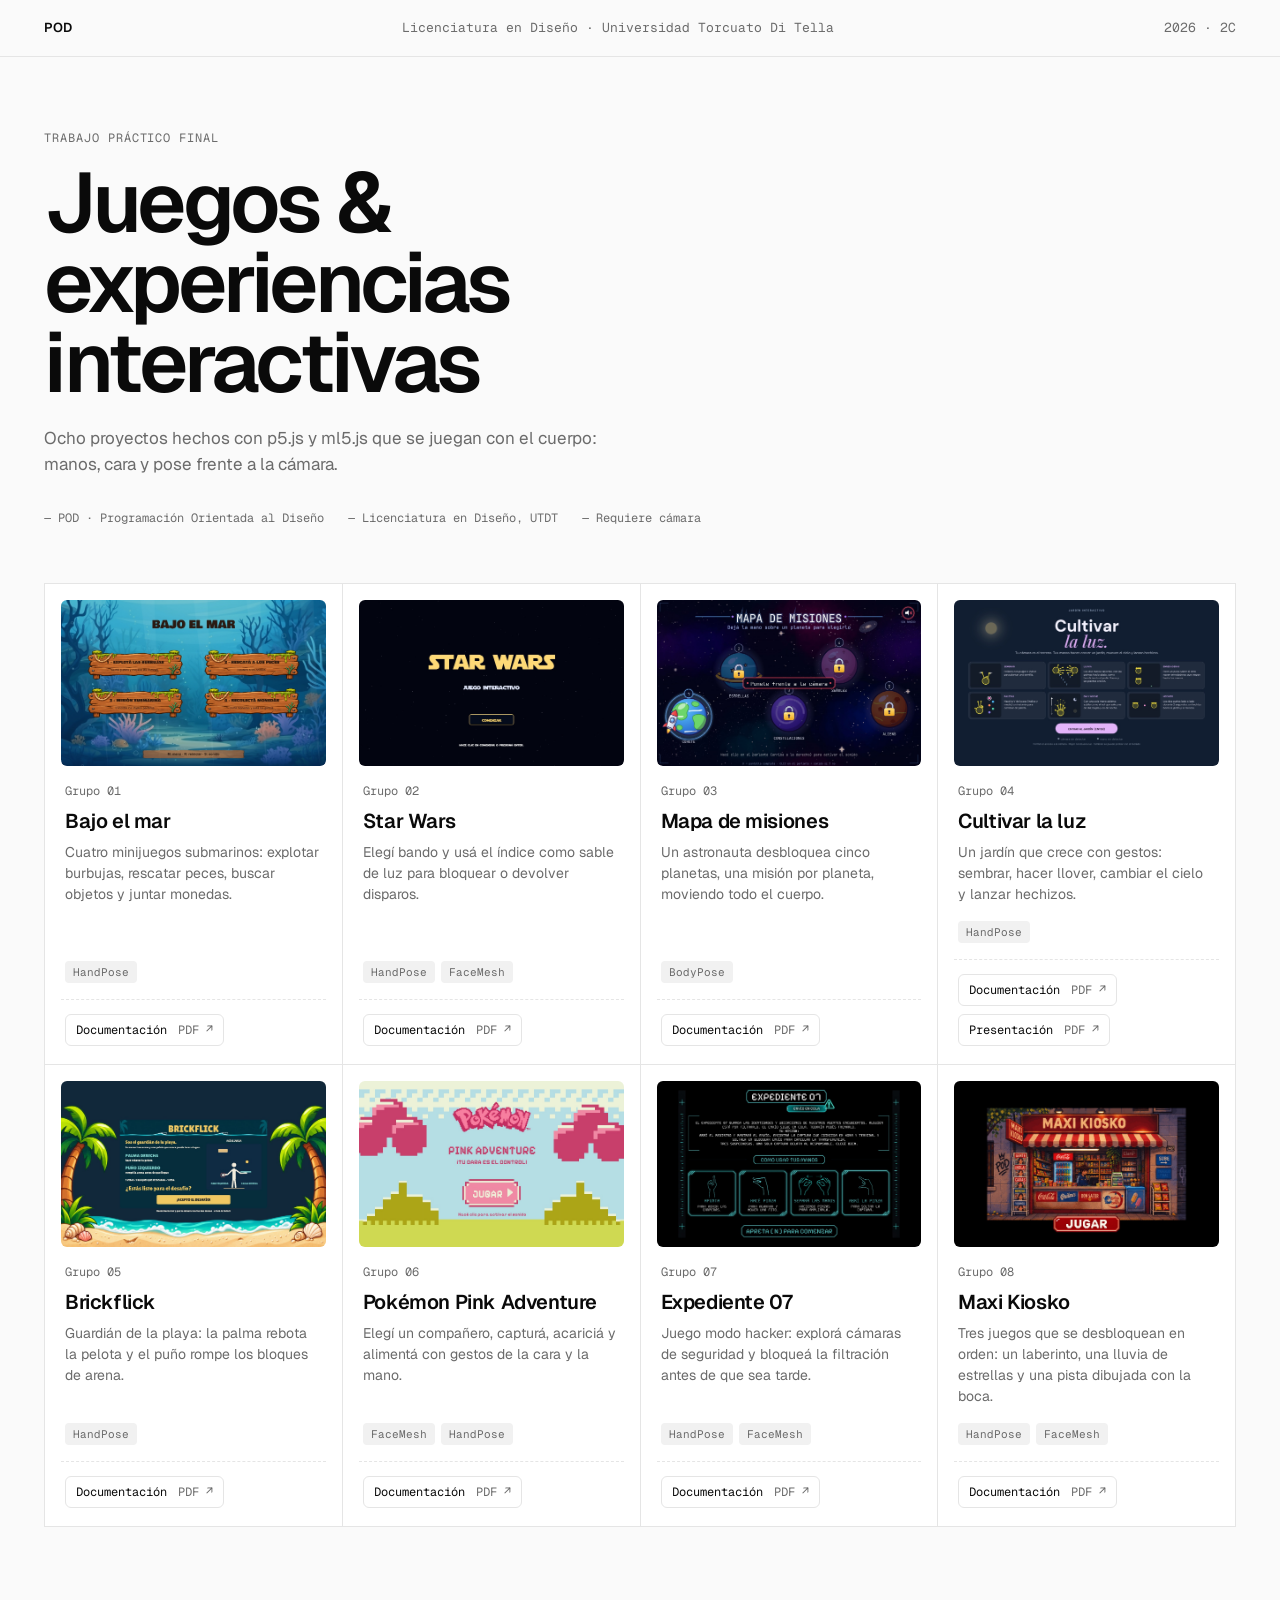
<file: index.html>
<!doctype html>
<html lang="es">
<head>
  <meta charset="utf-8" />
  <meta name="viewport" content="width=device-width, initial-scale=1" />
  <title>POD · TP Final 2026</title>
  <meta name="description" content="Galería de trabajos finales de POD — Licenciatura en Diseño, Universidad Torcuato Di Tella." />
  <link rel="preconnect" href="https://fonts.googleapis.com" />
  <link rel="preconnect" href="https://fonts.gstatic.com" crossorigin />
  <link href="https://fonts.googleapis.com/css2?family=Geist:wght@400;500;600&family=Geist+Mono:wght@400;500&display=swap" rel="stylesheet" />
  <style>
    :root {
      --bg: #fafafa;
      --fg: #0a0a0a;
      --muted: #6b6b6b;
      --line: #e5e5e5;
      --card: #ffffff;
      --chip: #f1f1f1;
    }
    @media (prefers-color-scheme: dark) {
      :root {
        --bg: #0a0a0a;
        --fg: #ededed;
        --muted: #8f8f8f;
        --line: #232323;
        --card: #111111;
        --chip: #1c1c1c;
      }
    }
    * { box-sizing: border-box; margin: 0; padding: 0; }
    body {
      background: var(--bg);
      color: var(--fg);
      font-family: "Geist", system-ui, sans-serif;
      -webkit-font-smoothing: antialiased;
      line-height: 1.5;
    }
    .mono { font-family: "Geist Mono", ui-monospace, monospace; }
    .wrap { max-width: 1240px; margin: 0 auto; padding: 0 24px; }

    header { border-bottom: 1px solid var(--line); }
    .top {
      display: flex; justify-content: space-between; align-items: center;
      height: 56px; font-size: 13px; color: var(--muted);
    }
    .top strong { color: var(--fg); font-weight: 600; letter-spacing: -0.01em; }

    .hero { padding: 72px 0 56px; }
    .eyebrow { font-size: 12px; text-transform: uppercase; letter-spacing: 0.08em; color: var(--muted); }
    h1 {
      font-size: clamp(40px, 7vw, 84px);
      font-weight: 600; letter-spacing: -0.045em; line-height: 0.95;
      margin: 16px 0 24px;
    }
    .lead { max-width: 560px; font-size: 17px; color: var(--muted); }
    .meta {
      display: flex; flex-wrap: wrap; gap: 8px 24px; margin-top: 32px;
      font-size: 12px; color: var(--muted);
    }
    .meta span::before { content: "— "; }

    .grid {
      display: grid; gap: 1px;
      grid-template-columns: repeat(2, 1fr);
      background: var(--line);
      border: 1px solid var(--line);
      margin-bottom: 80px;
    }
    .card {
      display: flex; flex-direction: column;
      background: var(--card); color: inherit; text-decoration: none;
      padding: 16px;
    }
    .thumb {
      position: relative; aspect-ratio: 16 / 10; overflow: hidden;
      background: #000; border-radius: 6px;
    }
    .thumb img {
      width: 100%; height: 100%; object-fit: cover; display: block;
      transition: transform 0.5s cubic-bezier(.2,.7,.2,1);
    }
    .main { display: flex; flex-direction: column; flex: 1; color: inherit; text-decoration: none; border-radius: 6px; }
    .main:focus-visible { outline: 2px solid var(--fg); outline-offset: 4px; }
    .main:hover .thumb img { transform: scale(1.035); }
    .docs { display: flex; flex-wrap: wrap; gap: 8px; padding: 14px 4px 2px; margin-top: 12px; border-top: 1px dashed var(--line); }
    .doc {
      font-size: 12px; color: var(--fg); text-decoration: none;
      padding: 6px 10px; border: 1px solid var(--line); border-radius: 6px;
      transition: background 0.15s, border-color 0.15s;
    }
    .doc span { color: var(--muted); margin-left: 4px; }
    .doc:hover { background: var(--chip); border-color: var(--muted); }
    .play {
      position: absolute; right: 10px; bottom: 10px;
      font-size: 12px; padding: 6px 10px; border-radius: 999px;
      background: rgba(0,0,0,0.72); color: #fff;
      backdrop-filter: blur(6px);
      opacity: 0; transform: translateY(4px);
      transition: opacity 0.2s, transform 0.2s;
    }
    .main:hover .play, .main:focus-visible .play { opacity: 1; transform: none; }

    .info { padding: 16px 4px 4px; display: flex; flex-direction: column; gap: 6px; flex: 1; }
    .group { font-size: 12px; color: var(--muted); }
    h2 { font-size: 20px; font-weight: 600; letter-spacing: -0.02em; }
    .desc { font-size: 14px; color: var(--muted); }
    .tags { display: flex; flex-wrap: wrap; gap: 6px; margin-top: auto; padding-top: 10px; }
    .tag { font-size: 11px; padding: 3px 8px; border-radius: 4px; background: var(--chip); color: var(--muted); }

    footer {
      border-top: 1px solid var(--line);
      padding: 24px 0 40px; font-size: 12px; color: var(--muted);
      display: flex; justify-content: space-between; flex-wrap: wrap; gap: 8px;
    }
    @media (min-width: 1100px) {
      .grid { grid-template-columns: repeat(4, 1fr); }
    }
    @media (max-width: 520px) {
      .wrap { padding: 0 16px; }
      .hero { padding: 48px 0 40px; }
      .grid { grid-template-columns: 1fr; }
      .top .hide-sm { display: none; }
    }
  </style>
</head>
<body>
  <header>
    <div class="wrap top">
      <strong>POD</strong>
      <span class="mono hide-sm">Licenciatura en Diseño · Universidad Torcuato Di Tella</span>
      <span class="mono">2026 · 2C</span>
    </div>
  </header>

  <main class="wrap">
    <section class="hero">
      <p class="eyebrow mono">Trabajo Práctico Final</p>
      <h1>Juegos &amp;<br />experiencias<br />interactivas</h1>
      <p class="lead">Ocho proyectos hechos con p5.js y ml5.js que se juegan con el cuerpo: manos, cara y pose frente a la cámara.</p>
      <div class="meta mono">
        <span>POD · Programación Orientada al Diseño</span>
        <span>Licenciatura en Diseño, UTDT</span>
        <span>Requiere cámara</span>
      </div>
    </section>

    <section class="grid" id="galeria" aria-label="Trabajos"></section>
  </main>

  <footer class="wrap mono">
    <span>POD — Licenciatura en Diseño — Universidad Torcuato Di Tella</span>
    <span>TP Final · 2.º cuatrimestre 2026</span>
  </footer>

  <script>
    const trabajos = [
      { dir: "grupo-01", docs: [{ label: "Documentación", href: "docs/grupo-01-documentacion.pdf" }], titulo: "Bajo el mar", desc: "Cuatro minijuegos submarinos: explotar burbujas, rescatar peces, buscar objetos y juntar monedas.", tags: ["HandPose"] },
      { dir: "grupo-02", docs: [{ label: "Documentación", href: "docs/grupo-02-documentacion.pdf" }], titulo: "Star Wars", desc: "Elegí bando y usá el índice como sable de luz para bloquear o devolver disparos.", tags: ["HandPose", "FaceMesh"] },
      { dir: "grupo-03", docs: [{ label: "Documentación", href: "docs/grupo-03-documentacion.pdf" }], titulo: "Mapa de misiones", desc: "Un astronauta desbloquea cinco planetas, una misión por planeta, moviendo todo el cuerpo.", tags: ["BodyPose"] },
      { dir: "grupo-04", docs: [{ label: "Documentación", href: "docs/grupo-04-documentacion.pdf" }, { label: "Presentación", href: "docs/grupo-04-presentacion.pdf" }], titulo: "Cultivar la luz", desc: "Un jardín que crece con gestos: sembrar, hacer llover, cambiar el cielo y lanzar hechizos.", tags: ["HandPose"] },
      { dir: "grupo-05", docs: [{ label: "Documentación", href: "docs/grupo-05-documentacion.pdf" }], titulo: "Brickflick", desc: "Guardián de la playa: la palma rebota la pelota y el puño rompe los bloques de arena.", tags: ["HandPose"] },
      { dir: "grupo-06", docs: [{ label: "Documentación", href: "docs/grupo-06-documentacion.pdf" }], titulo: "Pokémon Pink Adventure", desc: "Elegí un compañero, capturá, acariciá y alimentá con gestos de la cara y la mano.", tags: ["FaceMesh", "HandPose"] },
      { dir: "grupo-07", docs: [{ label: "Documentación", href: "docs/grupo-07-documentacion.pdf" }], titulo: "Expediente 07", desc: "Juego modo hacker: explorá cámaras de seguridad y bloqueá la filtración antes de que sea tarde.", tags: ["HandPose", "FaceMesh"] },
      { dir: "grupo-08", docs: [{ label: "Documentación", href: "docs/grupo-08-documentacion.pdf" }], titulo: "Maxi Kiosko", desc: "Tres juegos que se desbloquean en orden: un laberinto, una lluvia de estrellas y una pista dibujada con la boca.", tags: ["HandPose", "FaceMesh"] },
    ];

    const galeria = document.getElementById("galeria");
    trabajos.forEach((t, i) => {
      const n = String(i + 1).padStart(2, "0");
      const card = document.createElement("article");
      card.className = "card";
      card.innerHTML = `
        <a class="main" href="${t.dir}/index.html" target="_blank" rel="noopener">
          <div class="thumb">
            <img src="thumbs/grupo-${i + 1}.jpg" alt="Pantalla inicial de ${t.titulo}" loading="lazy" width="1200" height="750" />
            <span class="play mono">Jugar ↗</span>
          </div>
          <div class="info">
            <span class="group mono">Grupo ${n}</span>
            <h2>${t.titulo}</h2>
            <p class="desc">${t.desc}</p>
            <div class="tags">${t.tags.map((x) => `<span class="tag mono">${x}</span>`).join("")}</div>
          </div>
        </a>
        <div class="docs">${t.docs.map((d) => `<a class="doc mono" href="${d.href}" target="_blank" rel="noopener">${d.label} <span aria-hidden="true">PDF ↗</span></a>`).join("")}</div>`;
      galeria.appendChild(card);
    });
  </script>
</body>
</html>
</file>
